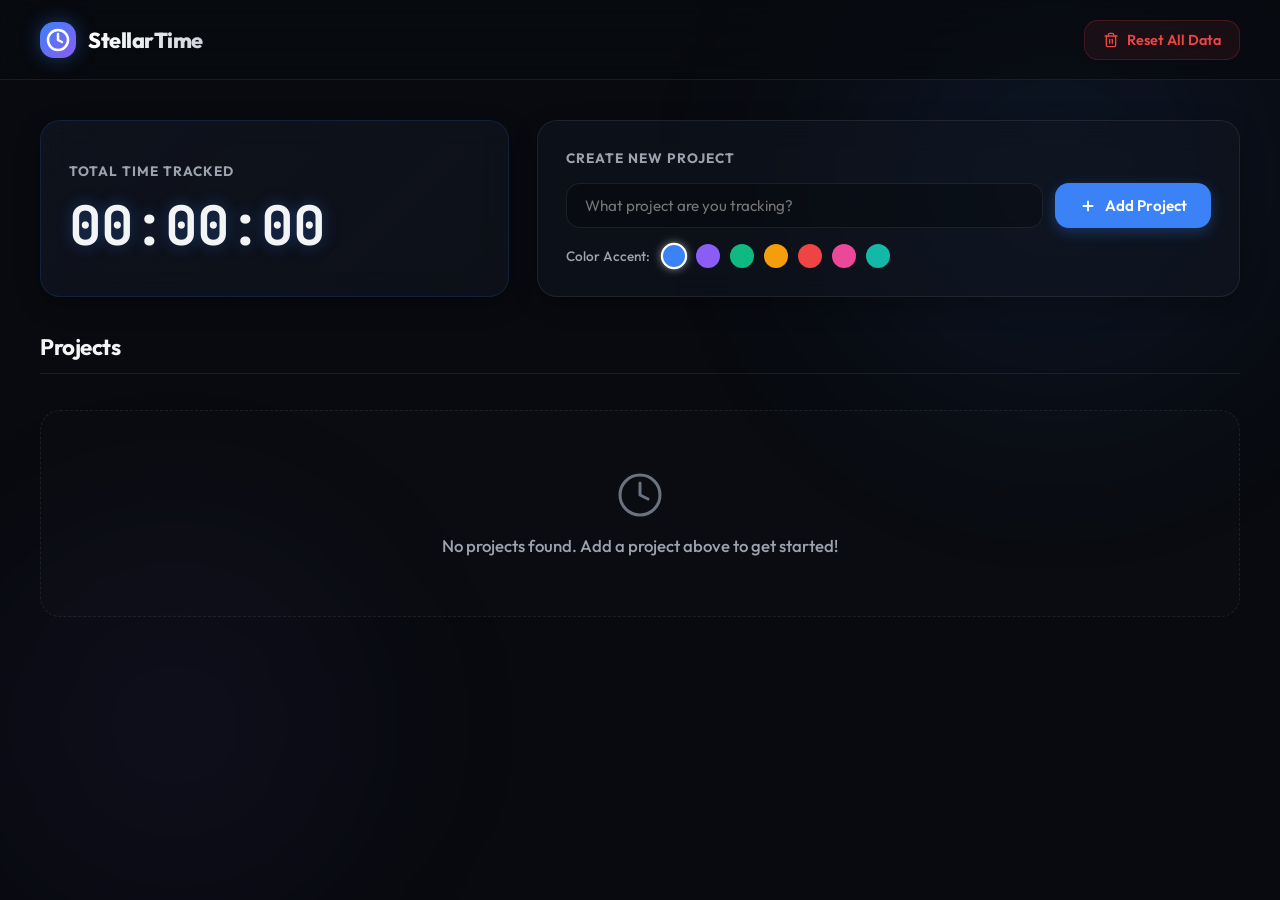
<file: html/index.html>
<!DOCTYPE html>
<html lang="en" data-theme="dark">
<head>
    <meta charset="UTF-8">
    <meta name="viewport" content="width=device-width, initial-scale=1.0">
    <title>StellarTime | Premium Project Time Tracker</title>
    <meta name="description" content="A premium, focused multi-project time tracking dashboard with beautiful analytics, manual entry, customizable hourly rates, and secure local storage.">
    <link rel="stylesheet" href="assets/css/styles.css">
</head>
<body>
    <div class="app-container">
        <!-- Ambient Background Glows for Glassmorphism -->
        <div class="bg-glows">
            <div class="bg-glow-1"></div>
            <div class="bg-glow-2"></div>
        </div>

        <main class="main-content">
            <!-- Header Bar -->
            <header class="topbar">
                <div class="logo-container">
                    <div class="logo-icon">
                        <svg width="24" height="24" viewBox="0 0 24 24" fill="none" stroke="currentColor" stroke-width="2.5" stroke-linecap="round" stroke-linejoin="round">
                            <circle cx="12" cy="12" r="10"></circle>
                            <polyline points="12 6 12 12 16 14"></polyline>
                        </svg>
                    </div>
                    <div class="logo-text">StellarTime</div>
                </div>
                <button class="btn-nuke" id="btn-reset-all" title="Permanently erase all projects and time logs">
                    <svg width="16" height="16" viewBox="0 0 24 24" fill="none" stroke="currentColor" stroke-width="2" stroke-linecap="round" stroke-linejoin="round">
                        <polyline points="3 6 5 6 21 6"></polyline>
                        <path d="M19 6v14a2 2 0 0 1-2 2H7a2 2 0 0 1-2-2V6m3 0V4a2 2 0 0 1 2-2h4a2 2 0 0 1 2 2v2"></path>
                        <line x1="10" y1="11" x2="10" y2="17"></line>
                        <line x1="14" y1="11" x2="14" y2="17"></line>
                    </svg>
                    <span>Reset All Data</span>
                </button>
            </header>

            <div class="dashboard-viewport">
                <!-- Top Row: Total Time Spent & Add Project Form -->
                <div class="top-row-grid">
                    <!-- Total Time Display Card -->
                    <div class="glass-card total-time-card">
                        <span class="card-label">Total Time Tracked</span>
                        <div class="total-time-clock" id="total-time-display">00:00:00</div>
                    </div>

                    <!-- Add Project Form Card -->
                    <div class="glass-card add-project-card">
                        <span class="card-label">Create New Project</span>
                        <form id="add-project-form" class="add-project-form" onsubmit="event.preventDefault();">
                            <div class="input-group">
                                <input type="text" id="new-project-name" placeholder="What project are you tracking?" required autocomplete="off">
                                <button type="submit" class="btn-add-project" id="btn-add-project">
                                    <svg width="18" height="18" viewBox="0 0 24 24" fill="none" stroke="currentColor" stroke-width="2.5">
                                        <line x1="12" y1="5" x2="12" y2="19"></line>
                                        <line x1="5" y1="12" x2="19" y2="12"></line>
                                    </svg>
                                    <span>Add Project</span>
                                </button>
                            </div>
                            <!-- Color Picker Preset Selection -->
                            <div class="color-picker-section">
                                <span class="picker-label">Color Accent:</span>
                                <div class="color-presets" id="color-presets-container">
                                    <!-- Populated via JS -->
                                </div>
                            </div>
                        </form>
                    </div>
                </div>

                <!-- Projects section -->
                <div class="projects-section-header">
                    <h2 class="section-title">Projects</h2>
                </div>

                <!-- Projects Grid -->
                <div class="projects-grid" id="projects-grid">
                    <!-- Dynamic Projects List or Empty State -->
                </div>
            </div>
        </main>
    </div>

    <!-- Confirm Reset Dialog Overlay -->
    <div class="modal-overlay" id="confirm-modal">
        <div class="modal-window">
            <header class="modal-header">
                <h3 class="modal-title">Reset All Data?</h3>
            </header>
            <div class="modal-body">
                <p>This action is destructive and cannot be undone. All your projects and tracked times will be permanently deleted.</p>
            </div>
            <div class="modal-footer">
                <button class="btn-cancel" id="btn-confirm-cancel">Cancel</button>
                <button class="btn-confirm-danger" id="btn-confirm-proceed">Yes, Reset Everything</button>
            </div>
        </div>
    </div>

    <script src="assets/js/app.js"></script>
</body>
</html>
</file>
<file: html/assets/css/styles.css>
@import url('https://fonts.googleapis.com/css2?family=JetBrains+Mono:wght@400;700&family=Outfit:wght@300;400;500;600;700;800&display=swap');

/* --- DESIGN SYSTEM --- */
:root {
    --bg-app: #080a0f;
    --bg-card: rgba(17, 22, 34, 0.55);
    --bg-card-hover: rgba(25, 32, 50, 0.7);
    --border-color: rgba(255, 255, 255, 0.08);
    --border-hover: rgba(255, 255, 255, 0.18);
    --text-primary: #f3f4f6;
    --text-secondary: #9ca3af;
    --text-muted: #6b7280;
    
    --color-accent: #3b82f6;
    --color-accent-rgb: 59, 130, 246;
    --color-success: #10b981;
    --color-success-rgb: 16, 185, 129;
    --color-danger: #ef4444;
    --color-danger-rgb: 239, 68, 68;
    --color-warning: #f59e0b;
    
    --shadow-sm: 0 2px 8px rgba(0, 0, 0, 0.2);
    --shadow-md: 0 8px 24px rgba(0, 0, 0, 0.3);
    --shadow-lg: 0 16px 40px rgba(0, 0, 0, 0.5);
    
    --font-sans: 'Outfit', sans-serif;
    --font-mono: 'JetBrains Mono', monospace;
    --radius-md: 14px;
    --radius-lg: 20px;
    --radius-full: 9999px;
    
    --transition-fast: 0.15s ease;
    --transition-normal: 0.3s cubic-bezier(0.4, 0, 0.2, 1);
    --transition-slow: 0.5s cubic-bezier(0.4, 0, 0.2, 1);
}

/* --- RESET & BASIC STYLES --- */
* {
    box-sizing: border-box;
    margin: 0;
    padding: 0;
    user-select: none;
}

body {
    font-family: var(--font-sans);
    background-color: var(--bg-app);
    color: var(--text-primary);
    min-height: 100vh;
    overflow-x: hidden;
    display: flex;
}

/* Scrollbars */
::-webkit-scrollbar {
    width: 8px;
    height: 8px;
}
::-webkit-scrollbar-track {
    background: transparent;
}
::-webkit-scrollbar-thumb {
    background: var(--border-color);
    border-radius: var(--radius-full);
}
::-webkit-scrollbar-thumb:hover {
    background: var(--text-muted);
}

/* Custom Selection */
::selection {
    background-color: rgba(var(--color-accent-rgb), 0.3);
    color: var(--text-primary);
}

input, button, select, textarea {
    font-family: inherit;
    color: inherit;
    background: none;
    border: none;
    outline: none;
}

/* --- LAYOUT --- */
.app-container {
    display: flex;
    width: 100vw;
    height: 100vh;
    position: relative;
    overflow: hidden;
}

/* Glowing Ambient Backgrounds */
.bg-glows {
    position: absolute;
    top: 0;
    left: 0;
    width: 100%;
    height: 100%;
    overflow: hidden;
    z-index: 0;
    pointer-events: none;
}
.bg-glow-1 {
    position: absolute;
    width: 650px;
    height: 650px;
    border-radius: 50%;
    background: radial-gradient(circle, rgba(59, 130, 246, 0.12) 0%, rgba(0, 0, 0, 0) 70%);
    top: -150px;
    right: -100px;
    filter: blur(80px);
    animation: pulseGlow 15s infinite alternate;
}
.bg-glow-2 {
    position: absolute;
    width: 550px;
    height: 550px;
    border-radius: 50%;
    background: radial-gradient(circle, rgba(139, 92, 246, 0.08) 0%, rgba(0, 0, 0, 0) 70%);
    bottom: -100px;
    left: -100px;
    filter: blur(80px);
    animation: pulseGlow 20s infinite alternate-reverse;
}

.main-content {
    flex: 1;
    height: 100%;
    display: flex;
    flex-direction: column;
    z-index: 5;
    position: relative;
}

/* --- HEADER / TOP BAR --- */
.topbar {
    height: 80px;
    padding: 0 40px;
    display: flex;
    align-items: center;
    justify-content: space-between;
    border-bottom: 1px solid var(--border-color);
    backdrop-filter: blur(20px);
    -webkit-backdrop-filter: blur(20px);
    background: rgba(8, 10, 15, 0.7);
    z-index: 10;
}
.logo-container {
    display: flex;
    align-items: center;
    gap: 12px;
}
.logo-icon {
    width: 36px;
    height: 36px;
    border-radius: var(--radius-md);
    background: linear-gradient(135deg, var(--color-accent) 0%, #8b5cf6 100%);
    display: flex;
    align-items: center;
    justify-content: center;
    box-shadow: 0 0 20px rgba(var(--color-accent-rgb), 0.4);
    color: white;
}
.logo-text {
    font-size: 1.35rem;
    font-weight: 800;
    letter-spacing: -0.5px;
    background: linear-gradient(to right, #ffffff, #d1d5db);
    -webkit-background-clip: text;
    -webkit-text-fill-color: transparent;
}

/* Reset All Button */
.btn-nuke {
    display: flex;
    align-items: center;
    gap: 8px;
    padding: 10px 18px;
    background: rgba(239, 68, 68, 0.08);
    border: 1px solid rgba(239, 68, 68, 0.2);
    color: #ef4444;
    border-radius: var(--radius-md);
    font-size: 0.9rem;
    font-weight: 600;
    cursor: pointer;
    transition: all var(--transition-fast);
}
.btn-nuke:hover {
    background: #ef4444;
    color: white;
    border-color: #ef4444;
    box-shadow: 0 4px 15px rgba(239, 68, 68, 0.35);
    transform: translateY(-1px);
}
.btn-nuke:active {
    transform: translateY(0);
}

/* --- DASHBOARD VIEWPORT --- */
.dashboard-viewport {
    flex: 1;
    overflow-y: auto;
    padding: 40px;
    max-width: 1300px;
    width: 100%;
    margin: 0 auto;
    display: flex;
    flex-direction: column;
    gap: 36px;
}

/* Top Row: Total Time and Add Project Form */
.top-row-grid {
    display: grid;
    grid-template-columns: 1.2fr 1.8fr;
    gap: 28px;
}
@media (max-width: 900px) {
    .top-row-grid {
        grid-template-columns: 1fr;
    }
}

.card-label {
    font-size: 0.85rem;
    font-weight: 700;
    text-transform: uppercase;
    letter-spacing: 1px;
    color: var(--text-secondary);
    margin-bottom: 16px;
    display: block;
}

.glass-card {
    background: var(--bg-card);
    border: 1px solid var(--border-color);
    border-radius: var(--radius-lg);
    padding: 28px;
    backdrop-filter: blur(16px);
    -webkit-backdrop-filter: blur(16px);
    box-shadow: var(--shadow-md);
    transition: border-color var(--transition-normal), background var(--transition-normal), box-shadow var(--transition-normal);
}
.glass-card:hover {
    border-color: var(--border-hover);
    box-shadow: var(--shadow-lg);
}

/* Total Time Display Card */
.total-time-card {
    display: flex;
    flex-direction: column;
    justify-content: center;
    min-height: 170px;
    background: linear-gradient(135deg, rgba(17, 22, 34, 0.7) 0%, rgba(22, 28, 41, 0.4) 100%);
    border: 1px solid rgba(var(--color-accent-rgb), 0.15);
}
.total-time-clock {
    font-family: var(--font-mono);
    font-size: 3.4rem;
    font-weight: 700;
    color: var(--text-primary);
    text-shadow: 0 0 15px rgba(var(--color-accent-rgb), 0.35);
    line-height: 1.1;
    letter-spacing: -1px;
}

/* Add Project Form Card */
.add-project-card {
    display: flex;
    flex-direction: column;
    justify-content: center;
}
.add-project-form {
    display: flex;
    flex-direction: column;
    gap: 16px;
}
.input-group {
    display: flex;
    gap: 12px;
}
.input-group input {
    flex: 1;
    padding: 12px 18px;
    background: rgba(0, 0, 0, 0.25);
    border: 1px solid var(--border-color);
    border-radius: var(--radius-md);
    font-size: 0.95rem;
    color: var(--text-primary);
    transition: all var(--transition-fast);
}
.input-group input:focus {
    border-color: var(--color-accent);
    box-shadow: 0 0 10px rgba(var(--color-accent-rgb), 0.15);
    background: rgba(0, 0, 0, 0.35);
}
.btn-add-project {
    display: flex;
    align-items: center;
    gap: 8px;
    padding: 0 24px;
    background: var(--color-accent);
    color: white;
    font-weight: 600;
    font-size: 0.95rem;
    border-radius: var(--radius-md);
    cursor: pointer;
    box-shadow: 0 4px 14px rgba(var(--color-accent-rgb), 0.3);
    transition: all var(--transition-fast);
}
.btn-add-project:hover {
    background: #2563eb;
    box-shadow: 0 6px 18px rgba(var(--color-accent-rgb), 0.5);
    transform: translateY(-1px);
}
.btn-add-project:active {
    transform: translateY(0);
}

/* Color Picker */
.color-picker-section {
    display: flex;
    align-items: center;
    gap: 12px;
}
.picker-label {
    font-size: 0.85rem;
    color: var(--text-secondary);
    font-weight: 500;
}
.color-presets {
    display: flex;
    gap: 10px;
    align-items: center;
}
.color-swatch {
    width: 24px;
    height: 24px;
    border-radius: 50%;
    cursor: pointer;
    transition: all var(--transition-fast);
    position: relative;
    border: 2px solid transparent;
}
.color-swatch:hover {
    transform: scale(1.15);
}
.color-swatch.selected {
    transform: scale(1.1);
    border-color: #ffffff;
    box-shadow: 0 0 8px rgba(255, 255, 255, 0.5);
}

/* Projects Section Header */
.projects-section-header {
    display: flex;
    justify-content: space-between;
    align-items: center;
    border-bottom: 1px solid var(--border-color);
    padding-bottom: 12px;
}
.section-title {
    font-size: 1.4rem;
    font-weight: 700;
    letter-spacing: -0.5px;
}

/* --- PROJECTS GRID & CARDS --- */
.projects-grid {
    display: grid;
    grid-template-columns: repeat(auto-fill, minmax(320px, 1fr));
    gap: 24px;
}

.no-projects-view {
    grid-column: 1 / -1;
    display: flex;
    flex-direction: column;
    align-items: center;
    justify-content: center;
    padding: 60px 20px;
    text-align: center;
    color: var(--text-secondary);
    background: rgba(255, 255, 255, 0.01);
    border: 1px dashed var(--border-color);
    border-radius: var(--radius-lg);
    gap: 16px;
}
.no-projects-view svg {
    color: var(--text-muted);
}
.no-projects-view p {
    font-size: 1.05rem;
    font-weight: 500;
}

/* Project Card */
.project-card {
    position: relative;
    overflow: hidden;
    display: flex;
    flex-direction: column;
    gap: 20px;
    border-left: 5px solid var(--accent-color, var(--color-accent));
}
.project-card.active {
    background: rgba(25, 33, 50, 0.65);
    border-color: var(--accent-color, var(--color-accent));
    box-shadow: 0 0 30px rgba(var(--accent-color-rgb, var(--color-accent-rgb)), 0.2);
    animation: activePulse 4s infinite alternate;
}

.project-card-header {
    display: flex;
    justify-content: space-between;
    align-items: flex-start;
    gap: 16px;
}
.project-name-title {
    font-size: 1.2rem;
    font-weight: 700;
    color: var(--text-primary);
    line-height: 1.3;
    word-break: break-word;
}
.project-status {
    display: flex;
    align-items: center;
    gap: 8px;
    font-size: 0.8rem;
    font-weight: 600;
    color: var(--text-secondary);
    background: rgba(255, 255, 255, 0.04);
    padding: 4px 10px;
    border-radius: var(--radius-full);
    border: 1px solid var(--border-color);
}
.project-status-dot {
    width: 8px;
    height: 8px;
    border-radius: 50%;
    background-color: var(--text-muted);
}
.project-card.active .project-status-dot {
    background-color: var(--color-success);
    box-shadow: 0 0 8px var(--color-success);
    animation: pulseDot 1.5s infinite;
}
.project-card.active .project-status {
    color: var(--text-primary);
    border-color: rgba(var(--color-success-rgb), 0.3);
    background: rgba(var(--color-success-rgb), 0.1);
}

.project-time-display {
    font-family: var(--font-mono);
    font-size: 2.3rem;
    font-weight: 700;
    color: var(--text-primary);
    letter-spacing: -0.5px;
}
.project-card.active .project-time-display {
    color: #ffffff;
    text-shadow: 0 0 10px rgba(var(--accent-color-rgb, var(--color-accent-rgb)), 0.3);
}

.project-card-actions {
    display: flex;
    justify-content: space-between;
    align-items: center;
    margin-top: 4px;
}

/* Play/Pause control */
.btn-project-toggle {
    display: flex;
    align-items: center;
    justify-content: center;
    width: 44px;
    height: 44px;
    border-radius: 50%;
    cursor: pointer;
    background: rgba(255, 255, 255, 0.05);
    border: 1px solid var(--border-color);
    color: var(--text-primary);
    transition: all var(--transition-fast);
}
.btn-project-toggle:hover {
    transform: scale(1.08);
    background: var(--accent-color, var(--color-accent));
    border-color: var(--accent-color, var(--color-accent));
    color: white;
    box-shadow: 0 0 12px rgba(var(--accent-color-rgb, var(--color-accent-rgb)), 0.4);
}
.project-card.active .btn-project-toggle {
    background: var(--color-danger);
    border-color: var(--color-danger);
    color: white;
    box-shadow: 0 0 12px rgba(var(--color-danger-rgb), 0.4);
}
.project-card.active .btn-project-toggle:hover {
    background: #dc2626;
    border-color: #dc2626;
}

.btn-project-delete {
    display: flex;
    align-items: center;
    justify-content: center;
    width: 36px;
    height: 36px;
    border-radius: 50%;
    cursor: pointer;
    color: var(--text-muted);
    transition: all var(--transition-fast);
}
.btn-project-delete:hover {
    color: var(--color-danger);
    background: rgba(239, 68, 68, 0.1);
}

/* --- MODAL DIALOGS --- */
.modal-overlay {
    position: fixed;
    top: 0;
    left: 0;
    width: 100vw;
    height: 100vh;
    background: rgba(4, 5, 8, 0.85);
    backdrop-filter: blur(8px);
    -webkit-backdrop-filter: blur(8px);
    display: flex;
    align-items: center;
    justify-content: center;
    z-index: 100;
    opacity: 0;
    pointer-events: none;
    transition: opacity var(--transition-normal);
}
.modal-overlay.active {
    opacity: 1;
    pointer-events: all;
}
.modal-window {
    width: 100%;
    max-width: 400px;
    background: #111522;
    border: 1px solid var(--border-hover);
    border-radius: var(--radius-lg);
    box-shadow: var(--shadow-lg);
    overflow: hidden;
    transform: translateY(20px);
    transition: transform var(--transition-normal);
}
.modal-overlay.active .modal-window {
    transform: translateY(0);
}

.modal-header {
    padding: 24px 28px 16px;
}
.modal-title {
    font-size: 1.25rem;
    font-weight: 700;
}
.modal-body {
    padding: 0 28px 24px;
    color: var(--text-secondary);
    font-size: 0.95rem;
    line-height: 1.5;
}
.modal-footer {
    padding: 16px 28px 24px;
    display: flex;
    justify-content: flex-end;
    gap: 12px;
    background: rgba(0, 0, 0, 0.15);
    border-top: 1px solid var(--border-color);
}
.btn-cancel {
    padding: 10px 18px;
    border-radius: var(--radius-md);
    font-size: 0.9rem;
    font-weight: 600;
    cursor: pointer;
    background: rgba(255, 255, 255, 0.05);
    border: 1px solid var(--border-color);
    color: var(--text-secondary);
    transition: all var(--transition-fast);
}
.btn-cancel:hover {
    background: rgba(255, 255, 255, 0.1);
    color: var(--text-primary);
}
.btn-confirm-danger {
    padding: 10px 18px;
    border-radius: var(--radius-md);
    font-size: 0.9rem;
    font-weight: 600;
    cursor: pointer;
    background: var(--color-danger);
    color: white;
    box-shadow: 0 4px 12px rgba(var(--color-danger-rgb), 0.3);
    transition: all var(--transition-fast);
}
.btn-confirm-danger:hover {
    background: #dc2626;
    box-shadow: 0 6px 16px rgba(var(--color-danger-rgb), 0.5);
    transform: translateY(-1px);
}
.btn-confirm-danger:active {
    transform: translateY(0);
}

/* --- KEYFRAME ANIMATIONS --- */
@keyframes pulseGlow {
    0% { transform: scale(1) translate(0, 0); opacity: 0.8; }
    50% { transform: scale(1.1) translate(20px, -20px); opacity: 1; }
    100% { transform: scale(0.95) translate(-10px, 10px); opacity: 0.8; }
}

@keyframes activePulse {
    0% { border-left-color: var(--accent-color); }
    50% { border-left-color: #ffffff; }
    100% { border-left-color: var(--accent-color); }
}

@keyframes pulseDot {
    0% { transform: scale(1); opacity: 1; box-shadow: 0 0 0 0 rgba(var(--color-success-rgb), 0.6); }
    70% { transform: scale(1); opacity: 1; box-shadow: 0 0 0 8px rgba(var(--color-success-rgb), 0); }
    100% { transform: scale(1); opacity: 0.5; box-shadow: 0 0 0 0 rgba(var(--color-success-rgb), 0); }
}
</file>
